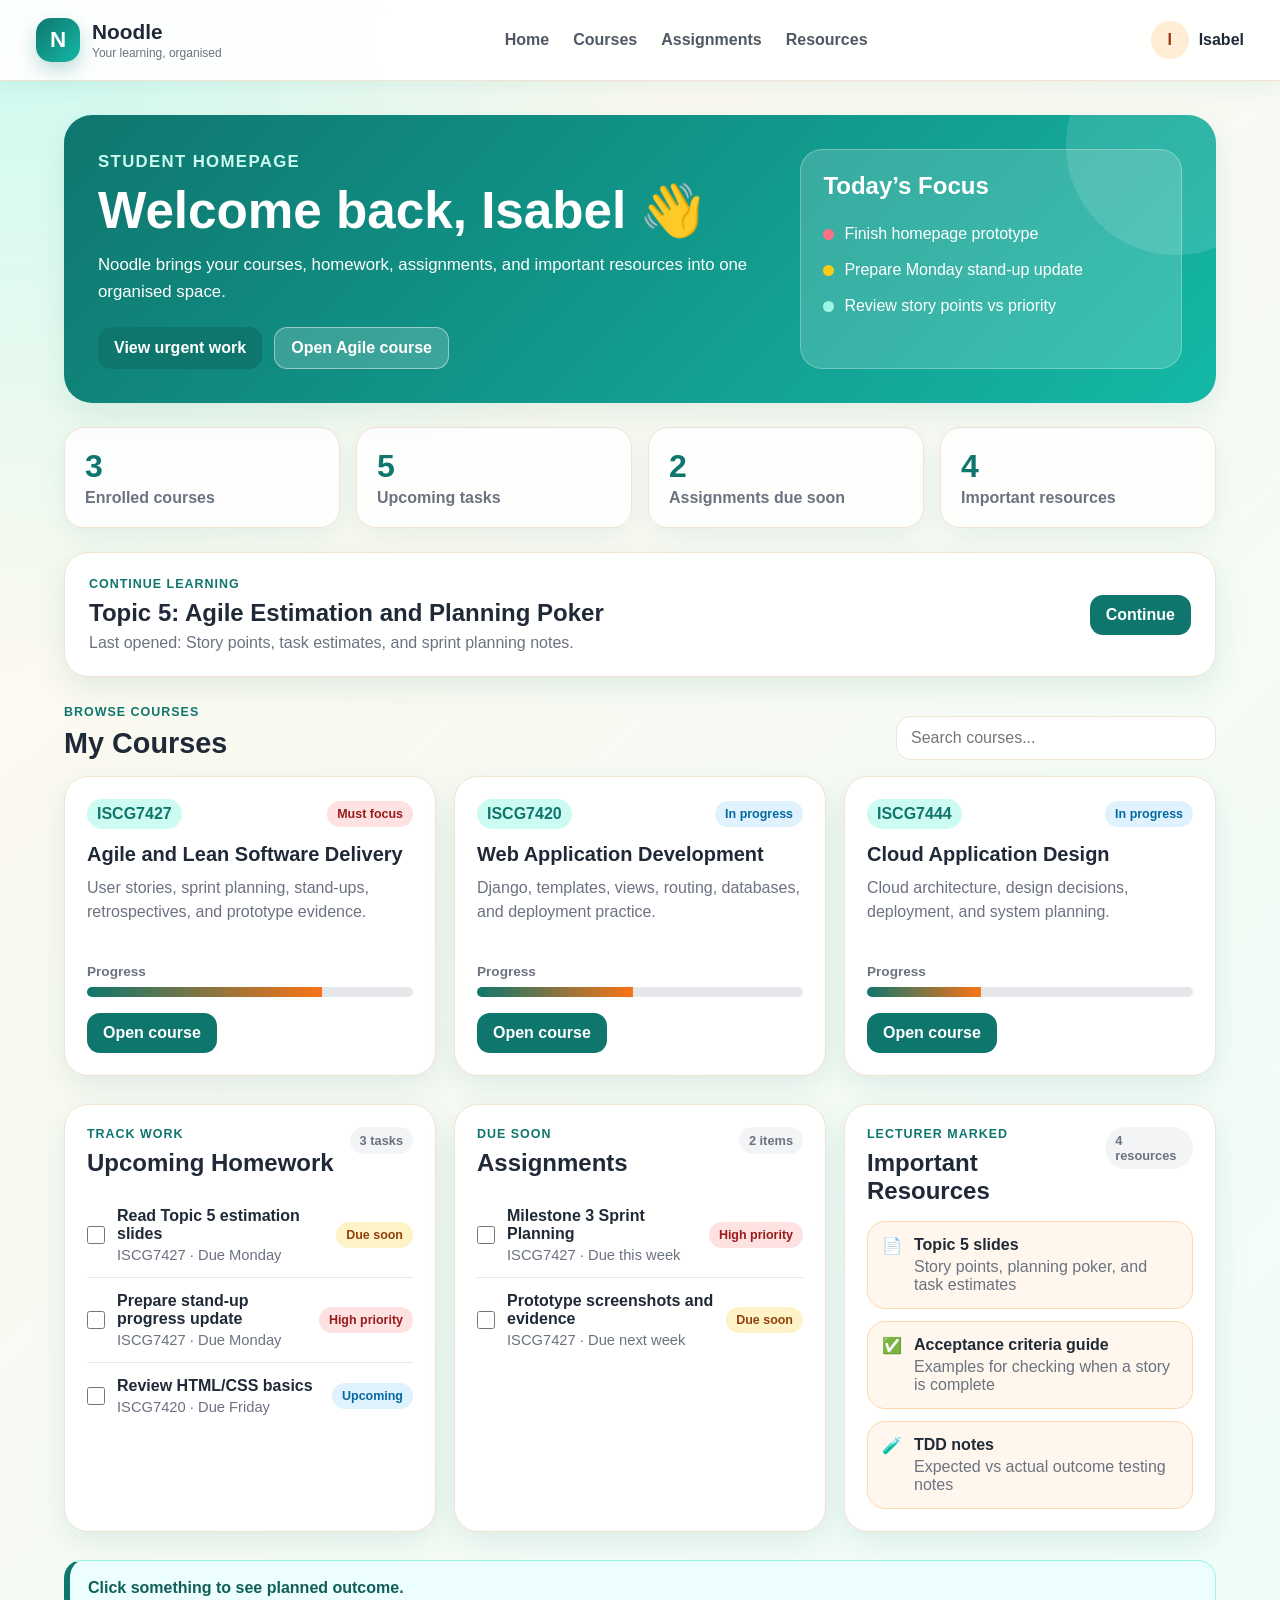
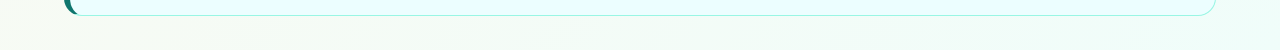
<file: index.html>
<!DOCTYPE html>
<html lang="en">

<head>
    <meta charset="UTF-8">
    <meta name="viewport" content="width=device-width, initial-scale=1.0">

    <title>Noodle | Homepage</title>

    <!-- CSS file -->
    <link rel="stylesheet" href="./css/styles.css">
</head>

<body>

    <!--  -->
    <!-- Top navigation bar -->
    <header class="top-nav">
        <div class="logo">
            <span class="logo-mark">N</span>
            <div>
                <strong>Noodle</strong>
                <small>Your learning, organised</small>
            </div>
        </div>

        <nav class="nav-links">
            <a href="#">Home</a>
            <a href="#">Courses</a>
            <a href="#">Assignments</a>
            <a href="#">Resources</a>
        </nav>

        <div class="profile">
            <span class="profile-circle">I</span>
            <!-- Hardcoded user name for now, but can change later -->
            <span>Isabel</span>
        </div>
    </header>

    <!-- Main dashboard -->
    <main class="dashboard">

        <!-- Welcome section -->
        <section class="hero-card">
            <div class="hero-text">
                <p class="eyebrow">Student homepage</p>
                <h1>Welcome back, Isabel 👋</h1>
                <p>
                    Noodle brings your courses, homework, assignments, and important resources
                    into one organised space.
                </p>

                <div class="hero-actions">
                    <button id="focusButton">View urgent work</button>
                    <button class="secondary-button" id="courseButton">Open Agile course</button>
                </div>
            </div>

            <div class="today-focus">
                <h2>Today’s Focus</h2>
                <ul>
                    <li>
                        <span class="dot urgent-dot"></span>
                        Finish homepage prototype
                    </li>
                    <li>
                        <span class="dot warning-dot"></span>
                        Prepare Monday stand-up update
                    </li>
                    <li>
                        <span class="dot calm-dot"></span>
                        Review story points vs priority
                    </li>
                </ul>
            </div>
        </section>

        <!-- Summary cards -->
        <section class="summary-grid">
            <article class="summary-card">
                <span class="summary-number">3</span>
                <p>Enrolled courses</p>
            </article>

            <article class="summary-card">
                <span class="summary-number">5</span>
                <p>Upcoming tasks</p>
            </article>

            <article class="summary-card">
                <span class="summary-number">2</span>
                <p>Assignments due soon</p>
            </article>

            <article class="summary-card">
                <span class="summary-number">4</span>
                <p>Important resources</p>
            </article>
        </section>

        <!-- Continue learning -->
        <section class="continue-card">
            <div>
                <p class="eyebrow">Continue learning</p>
                <h2>Topic 5: Agile Estimation and Planning Poker</h2>
                <p>
                    Last opened: Story points, task estimates, and sprint planning notes.
                </p>
            </div>

            <button id="continueButton">Continue</button>
        </section>

        <!-- Courses -->
        <section class="section-block">
            <div class="section-heading">
                <div>
                    <p class="eyebrow">Browse courses</p>
                    <h2>My Courses</h2>
                </div>

                <input type="text" id="courseSearch" placeholder="Search courses..." aria-label="Search courses">
            </div>

            <div class="course-grid">

                <article class="course-card" data-course-card>
                    <div class="course-top">
                        <span class="course-code">ISCG7427</span>
                        <span class="badge must-have">Must focus</span>
                    </div>
                    <h3>Agile and Lean Software Delivery</h3>
                    <p>
                        User stories, sprint planning, stand-ups, retrospectives, and prototype evidence.
                    </p>
                    <div class="progress-area">
                        <span>Progress</span>
                        <div class="progress-bar">
                            <div class="progress-fill progress-7427"></div>
                        </div>
                    </div>
                    <button class="open-course-btn" data-course="ISCG7427">Open course</button>
                </article>

                <article class="course-card" data-course-card>
                    <div class="course-top">
                        <span class="course-code">ISCG7420</span>
                        <span class="badge normal">In progress</span>
                    </div>
                    <h3>Web Application Development</h3>
                    <p>
                        Django, templates, views, routing, databases, and deployment practice.
                    </p>
                    <div class="progress-area">
                        <span>Progress</span>
                        <div class="progress-bar">
                            <div class="progress-fill progress-7420"></div>
                        </div>
                    </div>
                    <button class="open-course-btn" data-course="ISCG7420">Open course</button>
                </article>

                <article class="course-card" data-course-card>
                    <div class="course-top">
                        <span class="course-code">ISCG7444</span>
                        <span class="badge normal">In progress</span>
                    </div>
                    <h3>Cloud Application Design</h3>
                    <p>
                        Cloud architecture, design decisions, deployment, and system planning.
                    </p>
                    <div class="progress-area">
                        <span>Progress</span>
                        <div class="progress-bar">
                            <div class="progress-fill progress-7444"></div>
                        </div>
                    </div>
                    <button class="open-course-btn" data-course="ISCG7444">Open course</button>
                </article>

            </div>
        </section>

        <!-- Tasks and resources -->
        <section class="lower-layout">

            <!-- Homework -->
            <article class="panel-card">
                <div class="panel-heading">
                    <div>
                        <p class="eyebrow">Track work</p>
                        <h2>Upcoming Homework</h2>
                    </div>
                    <span class="mini-label">3 tasks</span>
                </div>

                <ul class="task-list">
                    <li>
                        <input type="checkbox" class="task-checkbox">
                        <div>
                            <strong>Read Topic 5 estimation slides</strong>
                            <p>ISCG7427 · Due Monday</p>
                        </div>
                        <span class="badge due-soon">Due soon</span>
                    </li>

                    <li>
                        <input type="checkbox" class="task-checkbox">
                        <div>
                            <strong>Prepare stand-up progress update</strong>
                            <p>ISCG7427 · Due Monday</p>
                        </div>
                        <span class="badge urgent">High priority</span>
                    </li>

                    <li>
                        <input type="checkbox" class="task-checkbox">
                        <div>
                            <strong>Review HTML/CSS basics</strong>
                            <p>ISCG7420 · Due Friday</p>
                        </div>
                        <span class="badge normal">Upcoming</span>
                    </li>
                </ul>
            </article>

            <!-- Assignments -->
            <article class="panel-card" id="assignmentPanel">
                <div class="panel-heading">
                    <div>
                        <p class="eyebrow">Due soon</p>
                        <h2>Assignments</h2>
                    </div>
                    <span class="mini-label">2 items</span>
                </div>

                <ul class="task-list">
                    <li>
                        <input type="checkbox" class="task-checkbox">
                        <div>
                            <strong>Milestone 3 Sprint Planning</strong>
                            <p>ISCG7427 · Due this week</p>
                        </div>
                        <span class="badge urgent">High priority</span>
                    </li>

                    <li>
                        <input type="checkbox" class="task-checkbox">
                        <div>
                            <strong>Prototype screenshots and evidence</strong>
                            <p>ISCG7427 · Due next week</p>
                        </div>
                        <span class="badge due-soon">Due soon</span>
                    </li>
                </ul>
            </article>

            <!-- Important resources -->
            <article class="panel-card">
                <div class="panel-heading">
                    <div>
                        <p class="eyebrow">Lecturer marked</p>
                        <h2>Important Resources</h2>
                    </div>
                    <span class="mini-label">4 resources</span>
                </div>

                <div class="resource-list">
                    <button class="resource-item" data-resource="Topic 5 slides">
                        <span>📄</span>
                        <div>
                            <strong>Topic 5 slides</strong>
                            <p>Story points, planning poker, and task estimates</p>
                        </div>
                    </button>

                    <button class="resource-item" data-resource="Acceptance criteria guide">
                        <span>✅</span>
                        <div>
                            <strong>Acceptance criteria guide</strong>
                            <p>Examples for checking when a story is complete</p>
                        </div>
                    </button>

                    <button class="resource-item" data-resource="TDD notes">
                        <span>🧪</span>
                        <div>
                            <strong>TDD notes</strong>
                            <p>Expected vs actual outcome testing notes</p>
                        </div>
                    </button>
                </div>
            </article>

        </section>

        <!-- Message for planned (coming soon) outcome-->
        <section class="message-box" id="messageBox">
            Click something to see planned outcome.
        </section>

    </main>

    <!-- JavaScript file -->
    <script src="./js/script.js"></script>
</body>

</html>
</file>
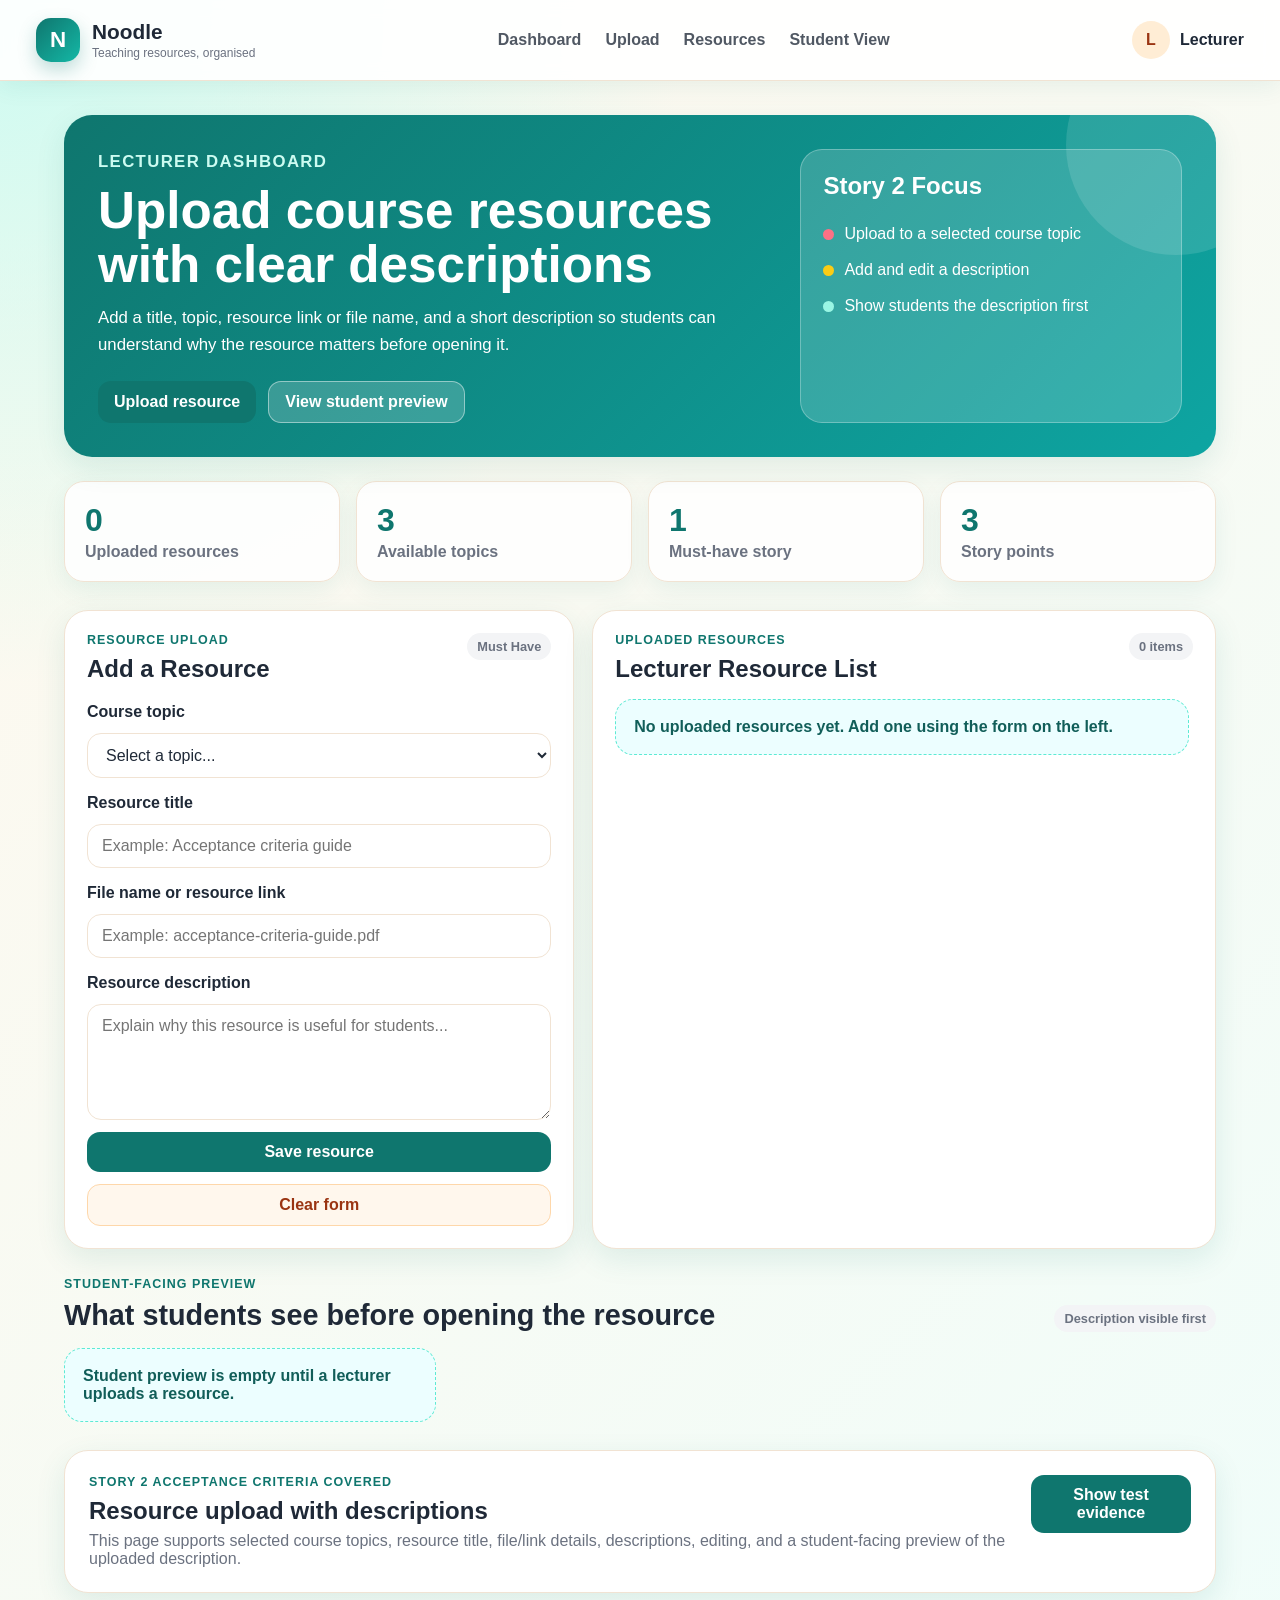
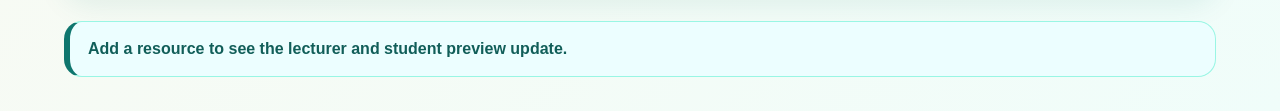
<file: lecturer_dashboard.html>
<!DOCTYPE html>
<html lang="en">

<head>
    <meta charset="UTF-8">
    <meta name="viewport" content="width=device-width, initial-scale=1.0">

    <title>Noodle | Lecturer Dashboard</title>

    <!-- CSS file -->
    <link rel="stylesheet" href="./css/styles.css">
</head>

<body>

    <!-- Top navigation bar -->
    <header class="top-nav">
        <div class="logo">
            <span class="logo-mark">N</span>
            <div>
                <strong>Noodle</strong>
                <small>Teaching resources, organised</small>
            </div>
        </div>

        <nav class="nav-links">
            <a href="#">Dashboard</a>
            <a href="#resourceUploadForm">Upload</a>
            <a href="#uploadedResourceList">Resources</a>
            <a href="./student_dashboard.html">Student View</a>
        </nav>

        <div class="profile">
            <span class="profile-circle">L</span>
            <span>Lecturer</span>
        </div>
    </header>

    <!-- Main dashboard -->
    <main class="dashboard">

        <!-- Welcome section -->
        <section class="hero-card lecturer-hero">
            <div class="hero-text">
                <p class="eyebrow">Lecturer dashboard</p>
                <h1>Upload course resources with clear descriptions</h1>
                <p>
                    Add a title, topic, resource link or file name, and a short description so
                    students can understand why the resource matters before opening it.
                </p>

                <div class="hero-actions">
                    <button id="jumpToUploadButton">Upload resource</button>
                    <button class="secondary-button" id="viewStudentPreviewButton">View student preview</button>
                </div>
            </div>

            <div class="today-focus">
                <h2>Story 2 Focus</h2>
                <ul>
                    <li>
                        <span class="dot urgent-dot"></span>
                        Upload to a selected course topic
                    </li>
                    <li>
                        <span class="dot warning-dot"></span>
                        Add and edit a description
                    </li>
                    <li>
                        <span class="dot calm-dot"></span>
                        Show students the description first
                    </li>
                </ul>
            </div>
        </section>

        <!-- Summary cards -->
        <section class="summary-grid lecturer-summary-grid">
            <article class="summary-card">
                <span class="summary-number" id="resourceCount">0</span>
                <p>Uploaded resources</p>
            </article>

            <article class="summary-card">
                <span class="summary-number">3</span>
                <p>Available topics</p>
            </article>

            <article class="summary-card">
                <span class="summary-number">1</span>
                <p>Must-have story</p>
            </article>

            <article class="summary-card">
                <span class="summary-number">3</span>
                <p>Story points</p>
            </article>
        </section>

        <!-- Upload form and uploaded resources -->
        <section class="lecturer-layout">

            <!-- Upload resource form -->
            <article class="panel-card upload-panel">
                <div class="panel-heading">
                    <div>
                        <p class="eyebrow">Resource upload</p>
                        <h2>Add a Resource</h2>
                    </div>
                    <span class="mini-label">Must Have</span>
                </div>

                <form id="resourceUploadForm" class="resource-form">
                    <label for="courseTopic">Course topic</label>
                    <select id="courseTopic" required>
                        <option value="">Select a topic...</option>
                        <option value="Topic 4: User Stories and Backlog Refinement">Topic 4: User Stories and Backlog Refinement</option>
                        <option value="Topic 5: Estimation and Planning Poker">Topic 5: Estimation and Planning Poker</option>
                        <option value="Topic 6: Scrum, Stand-ups and Burndown">Topic 6: Scrum, Stand-ups and Burndown</option>
                    </select>

                    <label for="resourceTitle">Resource title</label>
                    <input type="text" id="resourceTitle" placeholder="Example: Acceptance criteria guide" required>

                    <label for="resourceFile">File name or resource link</label>
                    <input type="text" id="resourceFile" placeholder="Example: acceptance-criteria-guide.pdf" required>

                    <label for="resourceDescription">Resource description</label>
                    <textarea id="resourceDescription" rows="5" placeholder="Explain why this resource is useful for students..." required></textarea>

                    <button type="submit" id="saveResourceButton">Save resource</button>
                    <button type="button" class="secondary-form-button" id="clearFormButton">Clear form</button>
                </form>
            </article>

            <!-- Uploaded resources -->
            <article class="panel-card resource-management-panel">
                <div class="panel-heading">
                    <div>
                        <p class="eyebrow">Uploaded resources</p>
                        <h2>Lecturer Resource List</h2>
                    </div>
                    <span class="mini-label" id="resourceListLabel">0 items</span>
                </div>

                <div class="resource-list managed-resource-list" id="uploadedResourceList">
                    <!-- JavaScript adds uploaded resources here -->
                </div>
            </article>

        </section>

        <!-- Student preview -->
        <section class="section-block" id="studentPreviewPanel">
            <div class="section-heading">
                <div>
                    <p class="eyebrow">Student-facing preview</p>
                    <h2>What students see before opening the resource</h2>
                </div>
                <span class="mini-label">Description visible first</span>
            </div>

            <div class="student-preview-grid" id="studentPreviewList">
                <!-- JavaScript adds preview cards here -->
            </div>
        </section>

        <!-- Acceptance criteria checklist -->
        <section class="continue-card story-evidence-card">
            <div>
                <p class="eyebrow">Story 2 acceptance criteria covered</p>
                <h2>Resource upload with descriptions</h2>
                <p>
                    This page supports selected course topics, resource title, file/link details,
                    descriptions, editing, and a student-facing preview of the uploaded description.
                </p>
            </div>

            <button id="showEvidenceButton">Show test evidence</button>
        </section>

        <!-- Message for planned outcome -->
        <section class="message-box" id="messageBox">
            Add a resource to see the lecturer and student preview update.
        </section>

    </main>

    <!-- JavaScript file -->
    <script src="./js/script.js"></script>
</body>

</html>
</file>
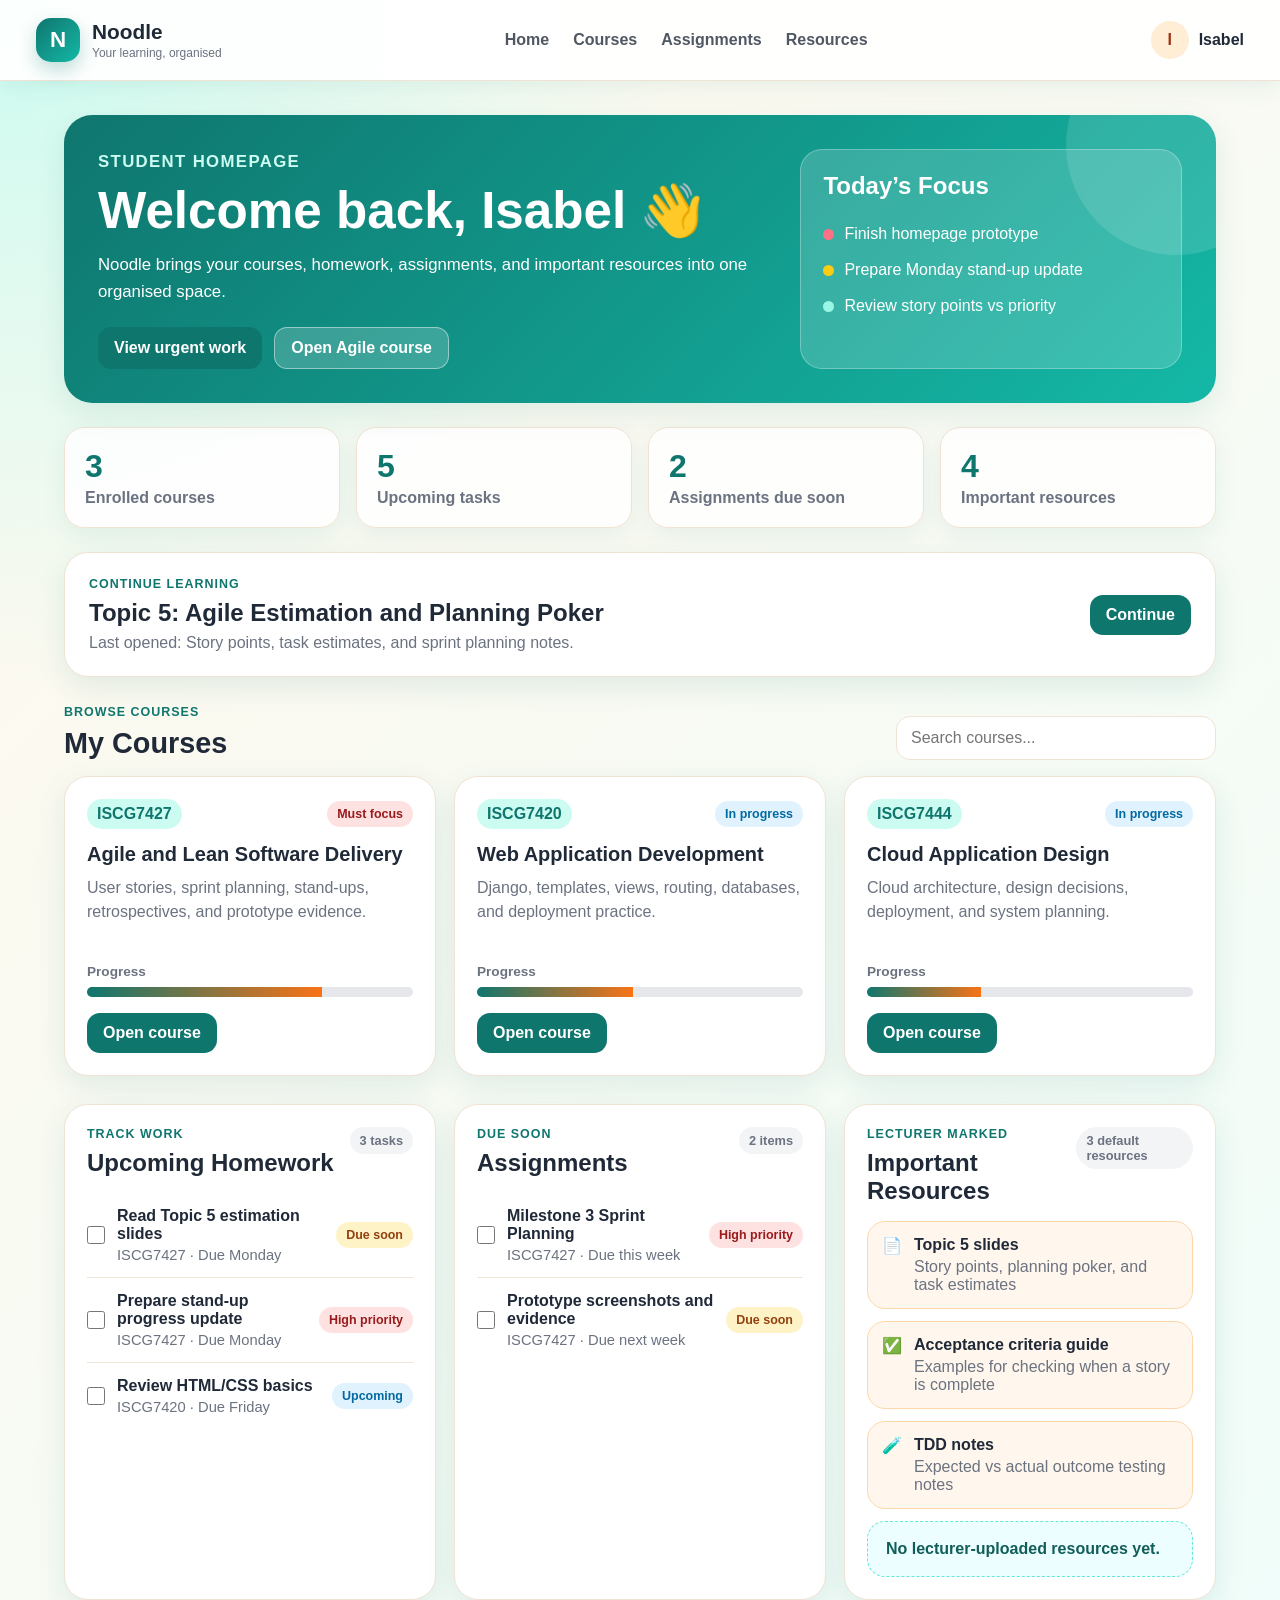
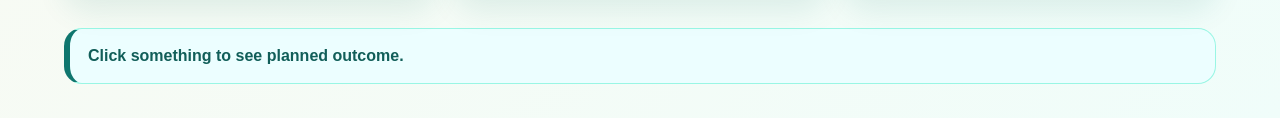
<file: student_dashboard.html>
<!DOCTYPE html>
<html lang="en">

<head>
    <meta charset="UTF-8">
    <meta name="viewport" content="width=device-width, initial-scale=1.0">

    <title>Noodle | Homepage</title>

    <!-- CSS file -->
    <link rel="stylesheet" href="./css/styles.css">
</head>

<body>

    <!--  -->
    <!-- Top navigation bar -->
    <header class="top-nav">
        <div class="logo">
            <span class="logo-mark">N</span>
            <div>
                <strong>Noodle</strong>
                <small>Your learning, organised</small>
            </div>
        </div>

        <nav class="nav-links">
            <a href="#">Home</a>
            <a href="#">Courses</a>
            <a href="#">Assignments</a>
            <a href="#">Resources</a>
        </nav>

        <div class="profile">
            <span class="profile-circle">I</span>
            <!-- Hardcoded user name for now, but can change later -->
            <span>Isabel</span>
        </div>
    </header>

    <!-- Main dashboard -->
    <main class="dashboard">

        <!-- Welcome section -->
        <section class="hero-card">
            <div class="hero-text">
                <p class="eyebrow">Student homepage</p>
                <h1>Welcome back, Isabel 👋</h1>
                <p>
                    Noodle brings your courses, homework, assignments, and important resources
                    into one organised space.
                </p>

                <div class="hero-actions">
                    <button id="focusButton">View urgent work</button>
                    <button class="secondary-button" id="courseButton">Open Agile course</button>
                </div>
            </div>

            <div class="today-focus">
                <h2>Today’s Focus</h2>
                <ul>
                    <li>
                        <span class="dot urgent-dot"></span>
                        Finish homepage prototype
                    </li>
                    <li>
                        <span class="dot warning-dot"></span>
                        Prepare Monday stand-up update
                    </li>
                    <li>
                        <span class="dot calm-dot"></span>
                        Review story points vs priority
                    </li>
                </ul>
            </div>
        </section>

        <!-- Summary cards -->
        <section class="summary-grid">
            <article class="summary-card">
                <span class="summary-number">3</span>
                <p>Enrolled courses</p>
            </article>

            <article class="summary-card">
                <span class="summary-number">5</span>
                <p>Upcoming tasks</p>
            </article>

            <article class="summary-card">
                <span class="summary-number">2</span>
                <p>Assignments due soon</p>
            </article>

            <article class="summary-card">
                <span class="summary-number">4</span>
                <p>Important resources</p>
            </article>
        </section>

        <!-- Continue learning -->
        <section class="continue-card">
            <div>
                <p class="eyebrow">Continue learning</p>
                <h2>Topic 5: Agile Estimation and Planning Poker</h2>
                <p>
                    Last opened: Story points, task estimates, and sprint planning notes.
                </p>
            </div>

            <button id="continueButton">Continue</button>
        </section>

        <!-- Courses -->
        <section class="section-block">
            <div class="section-heading">
                <div>
                    <p class="eyebrow">Browse courses</p>
                    <h2>My Courses</h2>
                </div>

                <input type="text" id="courseSearch" placeholder="Search courses..." aria-label="Search courses">
            </div>

            <div class="course-grid">

                <article class="course-card" data-course-card>
                    <div class="course-top">
                        <span class="course-code">ISCG7427</span>
                        <span class="badge must-have">Must focus</span>
                    </div>
                    <h3>Agile and Lean Software Delivery</h3>
                    <p>
                        User stories, sprint planning, stand-ups, retrospectives, and prototype evidence.
                    </p>
                    <div class="progress-area">
                        <span>Progress</span>
                        <div class="progress-bar">
                            <div class="progress-fill progress-7427"></div>
                        </div>
                    </div>
                    <button class="open-course-btn" data-course="ISCG7427">Open course</button>
                </article>

                <article class="course-card" data-course-card>
                    <div class="course-top">
                        <span class="course-code">ISCG7420</span>
                        <span class="badge normal">In progress</span>
                    </div>
                    <h3>Web Application Development</h3>
                    <p>
                        Django, templates, views, routing, databases, and deployment practice.
                    </p>
                    <div class="progress-area">
                        <span>Progress</span>
                        <div class="progress-bar">
                            <div class="progress-fill progress-7420"></div>
                        </div>
                    </div>
                    <button class="open-course-btn" data-course="ISCG7420">Open course</button>
                </article>

                <article class="course-card" data-course-card>
                    <div class="course-top">
                        <span class="course-code">ISCG7444</span>
                        <span class="badge normal">In progress</span>
                    </div>
                    <h3>Cloud Application Design</h3>
                    <p>
                        Cloud architecture, design decisions, deployment, and system planning.
                    </p>
                    <div class="progress-area">
                        <span>Progress</span>
                        <div class="progress-bar">
                            <div class="progress-fill progress-7444"></div>
                        </div>
                    </div>
                    <button class="open-course-btn" data-course="ISCG7444">Open course</button>
                </article>

            </div>
        </section>

        <!-- Tasks and resources -->
        <section class="lower-layout">

            <!-- Homework -->
            <article class="panel-card">
                <div class="panel-heading">
                    <div>
                        <p class="eyebrow">Track work</p>
                        <h2>Upcoming Homework</h2>
                    </div>
                    <span class="mini-label">3 tasks</span>
                </div>

                <ul class="task-list">
                    <li>
                        <input type="checkbox" class="task-checkbox">
                        <div>
                            <strong>Read Topic 5 estimation slides</strong>
                            <p>ISCG7427 · Due Monday</p>
                        </div>
                        <span class="badge due-soon">Due soon</span>
                    </li>

                    <li>
                        <input type="checkbox" class="task-checkbox">
                        <div>
                            <strong>Prepare stand-up progress update</strong>
                            <p>ISCG7427 · Due Monday</p>
                        </div>
                        <span class="badge urgent">High priority</span>
                    </li>

                    <li>
                        <input type="checkbox" class="task-checkbox">
                        <div>
                            <strong>Review HTML/CSS basics</strong>
                            <p>ISCG7420 · Due Friday</p>
                        </div>
                        <span class="badge normal">Upcoming</span>
                    </li>
                </ul>
            </article>

            <!-- Assignments -->
            <article class="panel-card" id="assignmentPanel">
                <div class="panel-heading">
                    <div>
                        <p class="eyebrow">Due soon</p>
                        <h2>Assignments</h2>
                    </div>
                    <span class="mini-label">2 items</span>
                </div>

                <ul class="task-list">
                    <li>
                        <input type="checkbox" class="task-checkbox">
                        <div>
                            <strong>Milestone 3 Sprint Planning</strong>
                            <p>ISCG7427 · Due this week</p>
                        </div>
                        <span class="badge urgent">High priority</span>
                    </li>

                    <li>
                        <input type="checkbox" class="task-checkbox">
                        <div>
                            <strong>Prototype screenshots and evidence</strong>
                            <p>ISCG7427 · Due next week</p>
                        </div>
                        <span class="badge due-soon">Due soon</span>
                    </li>
                </ul>
            </article>

            <!-- Important resources -->
            <article class="panel-card">
                <div class="panel-heading">
                    <div>
                        <p class="eyebrow">Lecturer marked</p>
                        <h2>Important Resources</h2>
                    </div>
                    <span class="mini-label" id="studentResourceCount">3 default resources</span>
                </div>

                <div class="resource-list">
                    <button class="resource-item" data-resource="Topic 5 slides">
                        <span>📄</span>
                        <div>
                            <strong>Topic 5 slides</strong>
                            <p>Story points, planning poker, and task estimates</p>
                        </div>
                    </button>

                    <button class="resource-item" data-resource="Acceptance criteria guide">
                        <span>✅</span>
                        <div>
                            <strong>Acceptance criteria guide</strong>
                            <p>Examples for checking when a story is complete</p>
                        </div>
                    </button>

                    <button class="resource-item" data-resource="TDD notes">
                        <span>🧪</span>
                        <div>
                            <strong>TDD notes</strong>
                            <p>Expected vs actual outcome testing notes</p>
                        </div>
                    </button>

                    <div id="studentUploadedResources" class="resource-list uploaded-resource-list">
                        <!-- JavaScript adds lecturer-uploaded resources here -->
                    </div>
                </div>
            </article>

        </section>

        <!-- Message for planned (coming soon) outcome-->
        <section class="message-box" id="messageBox">
            Click something to see planned outcome.
        </section>

    </main>

    <!-- JavaScript file -->
    <script src="./js/script.js"></script>
</body>

</html>
</file>
<file: css/styles.css>
/* ------------------------------
   Global setup
-------------------------------- */

:root {
    --bg: #fff8ed;
    --bg-soft: #f0fdfa;
    --card: #ffffff;
    --primary: #0f766e;
    --primary-dark: #115e59;
    --accent: #f97316;
    --text: #1f2937;
    --muted: #6b7280;
    --border: #f1e3d3;
    --danger-bg: #fee2e2;
    --danger-text: #991b1b;
    --warning-bg: #fef3c7;
    --warning-text: #92400e;
    --info-bg: #e0f2fe;
    --info-text: #0369a1;
    --shadow: 0 10px 30px rgba(15, 118, 110, 0.11);
}

* {
    box-sizing: border-box;
    margin: 0;
    padding: 0;
}

body {
    font-family: Arial, Helvetica, sans-serif;
    background:
        radial-gradient(circle at top left, #ccfbf1 0, transparent 32%),
        linear-gradient(135deg, var(--bg) 0%, var(--bg-soft) 100%);
    color: var(--text);
    min-height: 100vh;
}

button,
input {
    font: inherit;
}

/* ------------------------------
   Top navigation
-------------------------------- */

.top-nav {
    min-height: 76px;
    background-color: rgba(255, 255, 255, 0.92);
    color: var(--text);
    display: flex;
    align-items: center;
    justify-content: space-between;
    padding: 18px 36px;
    border-bottom: 1px solid var(--border);
    box-shadow: 0 6px 22px rgba(15, 118, 110, 0.08);
    position: sticky;
    top: 0;
    z-index: 10;
    backdrop-filter: blur(10px);
}

.logo {
    display: flex;
    align-items: center;
    gap: 12px;
}

.logo-mark {
    width: 44px;
    height: 44px;
    border-radius: 15px;
    background: linear-gradient(135deg, var(--primary), #14b8a6);
    color: white;
    display: flex;
    align-items: center;
    justify-content: center;
    font-size: 1.4rem;
    font-weight: 800;
    box-shadow: 0 8px 18px rgba(15, 118, 110, 0.25);
}

.logo strong {
    font-size: 1.3rem;
}

.logo small {
    display: block;
    color: var(--muted);
    font-size: 0.75rem;
    margin-top: 2px;
}

.nav-links {
    display: flex;
    gap: 24px;
}

.nav-links a {
    color: var(--text);
    text-decoration: none;
    font-weight: 700;
    opacity: 0.78;
}

.nav-links a:hover {
    color: var(--primary);
    opacity: 1;
}

.profile {
    display: flex;
    align-items: center;
    gap: 10px;
    font-weight: 700;
}

.profile-circle {
    width: 38px;
    height: 38px;
    border-radius: 50%;
    background: #ffedd5;
    color: #9a3412;
    display: flex;
    align-items: center;
    justify-content: center;
    font-weight: 800;
}

/* ------------------------------
   Layout
-------------------------------- */

.dashboard {
    max-width: 1220px;
    margin: 0 auto;
    padding: 34px;
}

.eyebrow {
    color: var(--primary);
    font-weight: 800;
    text-transform: uppercase;
    letter-spacing: 0.08em;
    font-size: 0.78rem;
    margin-bottom: 8px;
}

/* ------------------------------
   Hero section
-------------------------------- */

.hero-card {
    display: grid;
    grid-template-columns: 1.6fr 0.9fr;
    gap: 24px;
    background: linear-gradient(135deg, #0f766e, #14b8a6);
    color: white;
    border-radius: 28px;
    padding: 34px;
    box-shadow: var(--shadow);
    margin-bottom: 24px;
    overflow: hidden;
    position: relative;
}

.hero-card::after {
    content: "";
    position: absolute;
    width: 220px;
    height: 220px;
    border-radius: 50%;
    background: rgba(255, 255, 255, 0.12);
    right: -70px;
    top: -80px;
}

.hero-text {
    position: relative;
    z-index: 1;
}

.hero-card .eyebrow {
    color: #ccfbf1;
}

.hero-card h1 {
    font-size: clamp(2rem, 4vw, 3.3rem);
    line-height: 1.05;
    margin-bottom: 14px;
}

.hero-card p {
    max-width: 720px;
    font-size: 1.05rem;
    line-height: 1.6;
}

.hero-actions {
    display: flex;
    gap: 12px;
    flex-wrap: wrap;
    margin-top: 22px;
}

button {
    border: none;
    border-radius: 13px;
    padding: 11px 16px;
    background-color: var(--primary);
    color: white;
    font-weight: 800;
    cursor: pointer;
    transition: 0.18s ease;
}

button:hover {
    transform: translateY(-1px);
    background-color: var(--primary-dark);
}

.secondary-button {
    background: rgba(255, 255, 255, 0.18);
    border: 1px solid rgba(255, 255, 255, 0.45);
}

.secondary-button:hover {
    background: rgba(255, 255, 255, 0.28);
}

.today-focus {
    background: rgba(255, 255, 255, 0.17);
    border: 1px solid rgba(255, 255, 255, 0.28);
    border-radius: 22px;
    padding: 22px;
    position: relative;
    z-index: 1;
}

.today-focus h2 {
    margin-bottom: 16px;
}

.today-focus ul {
    list-style: none;
}

.today-focus li {
    display: flex;
    align-items: center;
    gap: 10px;
    padding: 9px 0;
}

.dot {
    width: 11px;
    height: 11px;
    border-radius: 50%;
    display: inline-block;
}

.urgent-dot {
    background: #fb7185;
}

.warning-dot {
    background: #facc15;
}

.calm-dot {
    background: #99f6e4;
}

/* ------------------------------
   Summary cards
-------------------------------- */

.summary-grid {
    display: grid;
    grid-template-columns: repeat(4, 1fr);
    gap: 16px;
    margin-bottom: 24px;
}

.summary-card {
    background: rgba(255, 255, 255, 0.86);
    border: 1px solid var(--border);
    border-radius: 20px;
    padding: 20px;
    box-shadow: 0 8px 24px rgba(15, 118, 110, 0.08);
}

.summary-number {
    display: block;
    color: var(--primary);
    font-size: 2rem;
    font-weight: 900;
    margin-bottom: 4px;
}

.summary-card p {
    color: var(--muted);
    font-weight: 700;
}

/* ------------------------------
   Continue learning
-------------------------------- */

.continue-card {
    background: var(--card);
    border: 1px solid var(--border);
    border-radius: 24px;
    padding: 24px;
    box-shadow: var(--shadow);
    display: flex;
    justify-content: space-between;
    align-items: center;
    gap: 18px;
    margin-bottom: 28px;
}

.continue-card h2 {
    margin-bottom: 7px;
}

.continue-card p:not(.eyebrow) {
    color: var(--muted);
}

/* ------------------------------
   Courses
-------------------------------- */

.section-block {
    margin-bottom: 28px;
}

.section-heading {
    display: flex;
    justify-content: space-between;
    align-items: end;
    gap: 18px;
    margin-bottom: 16px;
}

.section-heading h2 {
    font-size: 1.8rem;
}

#courseSearch {
    width: min(320px, 100%);
    border: 1px solid var(--border);
    border-radius: 14px;
    padding: 12px 14px;
    outline: none;
    background: white;
}

#courseSearch:focus {
    border-color: var(--primary);
    box-shadow: 0 0 0 4px rgba(20, 184, 166, 0.15);
}

.course-grid {
    display: grid;
    grid-template-columns: repeat(3, 1fr);
    gap: 18px;
}

.course-card {
    background: var(--card);
    border: 1px solid var(--border);
    border-radius: 24px;
    padding: 22px;
    box-shadow: var(--shadow);
}

.course-top {
    display: flex;
    justify-content: space-between;
    gap: 12px;
    align-items: center;
    margin-bottom: 14px;
}

.course-code {
    font-weight: 900;
    color: var(--primary);
    background: #ccfbf1;
    padding: 6px 10px;
    border-radius: 999px;
}

.course-card h3 {
    font-size: 1.25rem;
    margin-bottom: 10px;
}

.course-card p {
    color: var(--muted);
    line-height: 1.5;
    min-height: 72px;
}

.progress-area {
    margin: 16px 0;
}

.progress-area span {
    display: block;
    color: var(--muted);
    font-size: 0.85rem;
    font-weight: 800;
    margin-bottom: 8px;
}

.progress-bar {
    width: 100%;
    height: 10px;
    background: #e5e7eb;
    border-radius: 999px;
    overflow: hidden;
}

.progress-fill {
    height: 100%;
    background: linear-gradient(90deg, var(--primary), var(--accent));
}

.progress-7427 {
    width: 72%;
}

.progress-7420 {
    width: 48%;
}

.progress-7444 {
    width: 35%;
}

/* ------------------------------
   Badges
-------------------------------- */

.badge {
    display: inline-block;
    border-radius: 999px;
    padding: 6px 10px;
    font-size: 0.78rem;
    font-weight: 900;
    white-space: nowrap;
}

.must-have {
    background-color: var(--danger-bg);
    color: var(--danger-text);
}

.normal {
    background-color: var(--info-bg);
    color: var(--info-text);
}

.due-soon {
    background-color: var(--warning-bg);
    color: var(--warning-text);
}

.urgent {
    background-color: var(--danger-bg);
    color: var(--danger-text);
}

.mini-label {
    background: #f3f4f6;
    color: var(--muted);
    font-size: 0.8rem;
    font-weight: 900;
    padding: 6px 10px;
    border-radius: 999px;
}

/* ------------------------------
   Lower panels
-------------------------------- */

.lower-layout {
    display: grid;
    grid-template-columns: 1fr 1fr 1fr;
    gap: 18px;
    margin-bottom: 28px;
}

.panel-card {
    background: var(--card);
    border: 1px solid var(--border);
    border-radius: 24px;
    padding: 22px;
    box-shadow: var(--shadow);
}

.panel-heading {
    display: flex;
    align-items: start;
    justify-content: space-between;
    gap: 12px;
    margin-bottom: 16px;
}

.task-list {
    list-style: none;
}

.task-list li {
    display: grid;
    grid-template-columns: auto 1fr auto;
    gap: 12px;
    align-items: center;
    padding: 14px 0;
    border-bottom: 1px solid #f0e4d8;
}

.task-list li:last-child {
    border-bottom: none;
}

.task-list p {
    color: var(--muted);
    margin-top: 4px;
    font-size: 0.92rem;
}

.task-checkbox {
    width: 18px;
    height: 18px;
    accent-color: var(--primary);
}

.completed-task {
    opacity: 0.55;
    text-decoration: line-through;
}

.resource-list {
    display: grid;
    gap: 12px;
}

.resource-item {
    width: 100%;
    text-align: left;
    display: grid;
    grid-template-columns: auto 1fr;
    gap: 12px;
    align-items: start;
    background: #fff7ed;
    color: var(--text);
    border: 1px solid #fed7aa;
    border-radius: 18px;
    padding: 14px;
}

.resource-item:hover {
    background: #ffedd5;
}

.resource-item p {
    color: var(--muted);
    margin-top: 4px;
    font-weight: 500;
}

/* ------------------------------
   Message box
-------------------------------- */

.message-box {
    background: #ecfeff;
    border: 1px solid #99f6e4;
    border-left: 6px solid var(--primary);
    border-radius: 18px;
    padding: 18px;
    font-weight: 800;
    color: var(--primary-dark);
}

.highlight {
    outline: 5px solid #fbbf24;
    outline-offset: 4px;
}

/* ------------------------------
   Responsive layout
-------------------------------- */

@media (max-width: 1050px) {

    .hero-card,
    .lower-layout {
        grid-template-columns: 1fr;
    }

    .summary-grid,
    .course-grid {
        grid-template-columns: repeat(2, 1fr);
    }

    .nav-links {
        display: none;
    }
}

@media (max-width: 700px) {
    .dashboard {
        padding: 20px;
    }

    .top-nav {
        padding: 16px 20px;
    }

    .summary-grid,
    .course-grid {
        grid-template-columns: 1fr;
    }

    .section-heading,
    .continue-card {
        flex-direction: column;
        align-items: stretch;
    }

    .hero-card {
        padding: 24px;
    }
}

/* ------------------------------
   Lecturer dashboard additions
-------------------------------- */

.lecturer-hero {
    background: linear-gradient(135deg, #0f766e, #0ea5a2);
}

.lecturer-summary-grid {
    margin-bottom: 28px;
}

.lecturer-layout {
    display: grid;
    grid-template-columns: 0.9fr 1.1fr;
    gap: 18px;
    margin-bottom: 28px;
}

.resource-form {
    display: grid;
    gap: 12px;
}

.resource-form label {
    font-weight: 900;
    color: var(--text);
    margin-top: 4px;
}

.resource-form input,
.resource-form select,
.resource-form textarea {
    width: 100%;
    border: 1px solid var(--border);
    border-radius: 14px;
    padding: 12px 14px;
    background: #fff;
    color: var(--text);
    outline: none;
    resize: vertical;
    font: inherit;
}

.resource-form input:focus,
.resource-form select:focus,
.resource-form textarea:focus {
    border-color: var(--primary);
    box-shadow: 0 0 0 4px rgba(20, 184, 166, 0.15);
}

.secondary-form-button {
    background: #fff7ed;
    color: #9a3412;
    border: 1px solid #fed7aa;
}

.secondary-form-button:hover {
    background: #ffedd5;
}

.managed-resource-list {
    max-height: 540px;
    overflow: auto;
    padding-right: 4px;
}

.managed-resource-card,
.student-preview-card {
    background: #fff7ed;
    border: 1px solid #fed7aa;
    border-radius: 20px;
    padding: 16px;
    display: grid;
    gap: 10px;
}

.managed-resource-card h3,
.student-preview-card h3 {
    font-size: 1.1rem;
}

.managed-resource-card p,
.student-preview-card p {
    color: var(--muted);
    line-height: 1.5;
}

.resource-meta {
    display: flex;
    gap: 8px;
    flex-wrap: wrap;
    align-items: center;
}

.resource-topic-tag,
.resource-file-tag {
    display: inline-block;
    border-radius: 999px;
    padding: 6px 10px;
    font-size: 0.76rem;
    font-weight: 900;
}

.resource-topic-tag {
    background: #ccfbf1;
    color: var(--primary-dark);
}

.resource-file-tag {
    background: #e0f2fe;
    color: #0369a1;
}

.resource-actions {
    display: flex;
    flex-wrap: wrap;
    gap: 8px;
    margin-top: 4px;
}

.small-action-button {
    padding: 8px 11px;
    font-size: 0.85rem;
}

.edit-resource-button {
    background: #f97316;
}

.edit-resource-button:hover {
    background: #ea580c;
}

.delete-resource-button {
    background: #fee2e2;
    color: #991b1b;
}

.delete-resource-button:hover {
    background: #fecaca;
}

.student-preview-grid {
    display: grid;
    grid-template-columns: repeat(3, 1fr);
    gap: 18px;
}

.empty-state {
    background: #ecfeff;
    border: 1px dashed #5eead4;
    border-radius: 18px;
    padding: 18px;
    color: var(--primary-dark);
    font-weight: 800;
}

.story-evidence-card {
    align-items: start;
}

.resource-item small {
    display: block;
    color: var(--primary-dark);
    margin-top: 6px;
    font-weight: 800;
}

@media (max-width: 1050px) {

    .lecturer-layout,
    .student-preview-grid {
        grid-template-columns: 1fr;
    }
}
</file>
